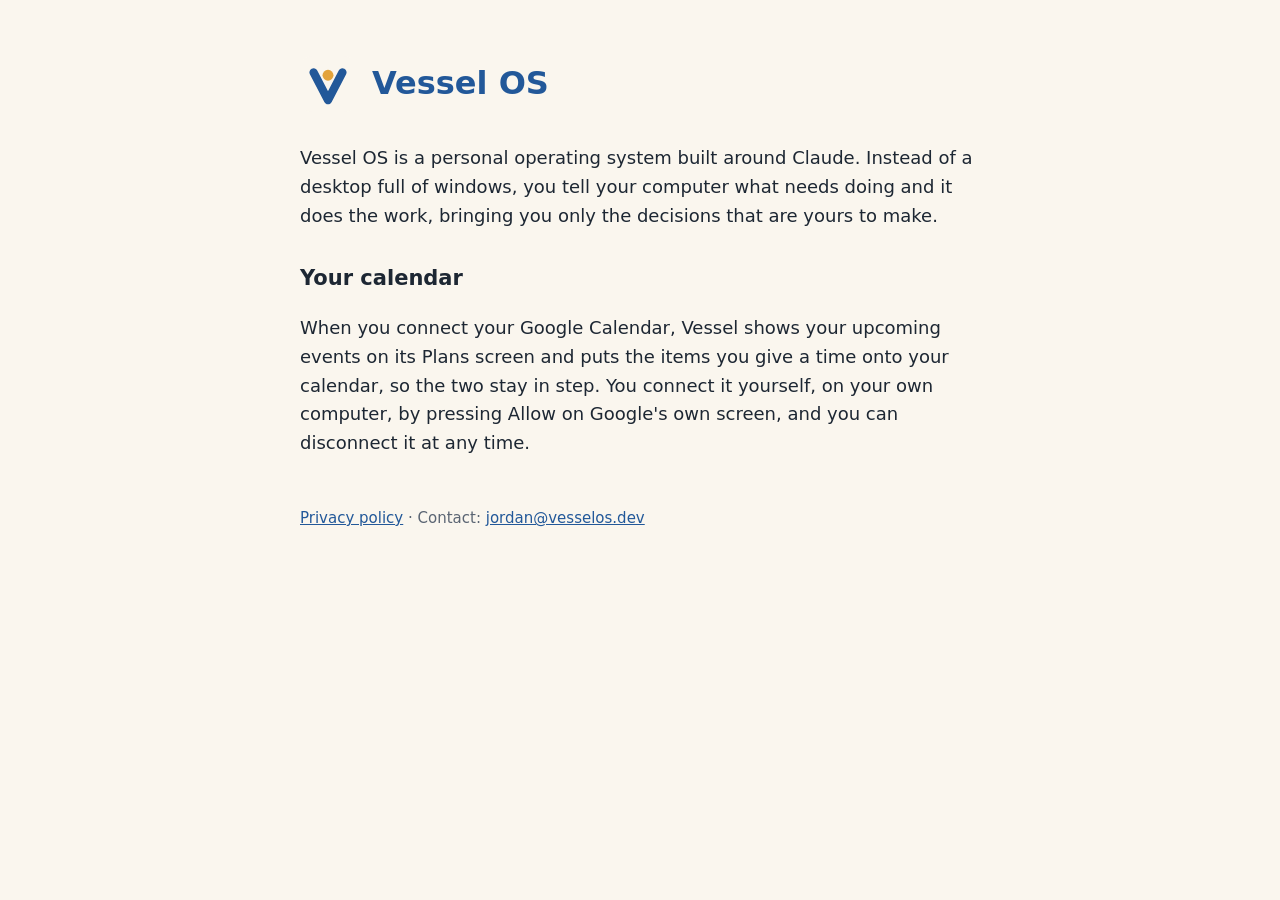
<file: index.html>
<!doctype html>
<html lang="en"><head><meta charset="utf-8"><meta name="viewport" content="width=device-width,initial-scale=1">
<title>Vessel OS</title><link rel="icon" href="logo.svg"><link rel="stylesheet" href="style.css"></head>
<body><main>
<header><img src="logo.svg" alt=""><h1>Vessel OS</h1></header>
<p>Vessel OS is a personal operating system built around Claude. Instead of a desktop full of windows, you tell your
computer what needs doing and it does the work, bringing you only the decisions that are yours to make.</p>
<h2>Your calendar</h2>
<p>When you connect your Google Calendar, Vessel shows your upcoming events on its Plans screen and puts the items you
give a time onto your calendar, so the two stay in step. You connect it yourself, on your own computer, by pressing
Allow on Google's own screen, and you can disconnect it at any time.</p>
<footer><a href="privacy.html">Privacy policy</a> · Contact: <a href="mailto:jordan@vesselos.dev">jordan@vesselos.dev</a></footer>
</main></body></html>
</file>
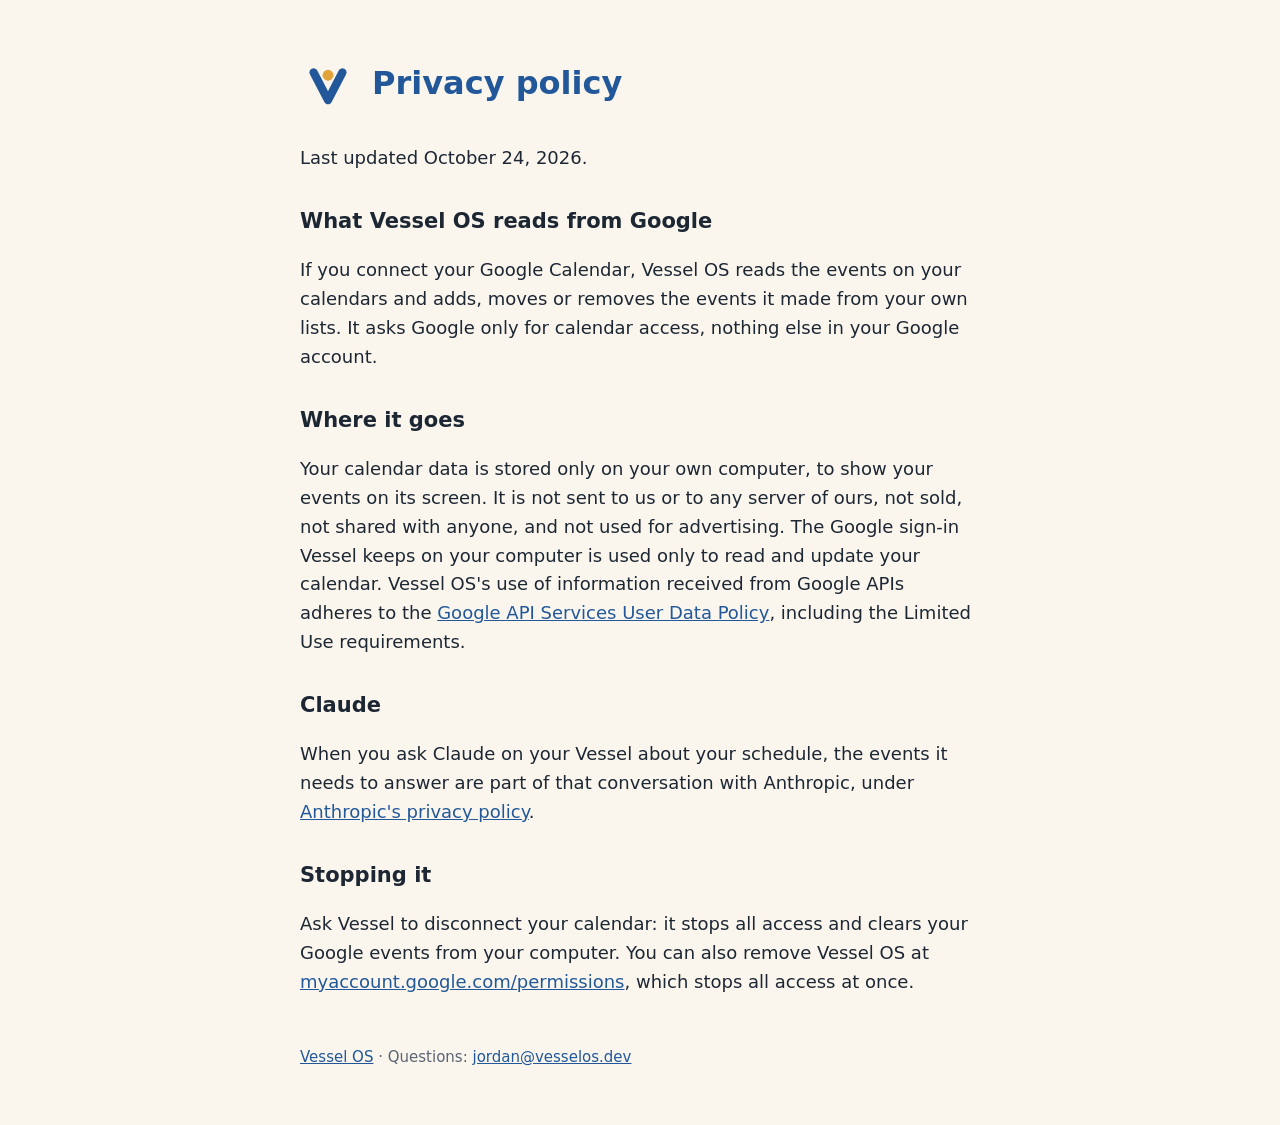
<file: privacy.html>
<!doctype html>
<html lang="en"><head><meta charset="utf-8"><meta name="viewport" content="width=device-width,initial-scale=1">
<title>Privacy policy · Vessel OS</title><link rel="icon" href="logo.svg"><link rel="stylesheet" href="style.css"></head>
<body><main>
<header><img src="logo.svg" alt=""><h1>Privacy policy</h1></header>
<p>Last updated October 24, 2026.</p>
<h2>What Vessel OS reads from Google</h2>
<p>If you connect your Google Calendar, Vessel OS reads the events on your calendars and adds, moves or removes the
events it made from your own lists. It asks Google only for calendar access, nothing else in your Google account.</p>
<h2>Where it goes</h2>
<p>Your calendar data is stored only on your own computer, to show your events on its screen. It is not sent to us or
to any server of ours, not sold, not shared with anyone, and not used for advertising. The Google sign-in Vessel keeps
on your computer is used only to read and update your calendar. Vessel OS's use of information received from Google
APIs adheres to the <a href="https://developers.google.com/terms/api-services-user-data-policy">Google API Services
User Data Policy</a>, including the Limited Use requirements.</p>
<h2>Claude</h2>
<p>When you ask Claude on your Vessel about your schedule, the events it needs to answer are part of that conversation
with Anthropic, under <a href="https://www.anthropic.com/legal/privacy">Anthropic's privacy policy</a>.</p>
<h2>Stopping it</h2>
<p>Ask Vessel to disconnect your calendar: it stops all access and clears your Google events from your computer. You
can also remove Vessel OS at <a href="https://myaccount.google.com/permissions">myaccount.google.com/permissions</a>,
which stops all access at once.</p>
<footer><a href="index.html">Vessel OS</a> · Questions: <a href="mailto:jordan@vesselos.dev">jordan@vesselos.dev</a></footer>
</main></body></html>
</file>
<file: style.css>
body{margin:0;font:18px/1.6 system-ui,-apple-system,"Segoe UI",sans-serif;background:#faf6ee;color:#1d2733}
main{max-width:680px;margin:0 auto;padding:56px 24px}
header{display:flex;align-items:center;gap:16px;margin-bottom:32px}
header img{width:56px;height:56px}
h1{font-size:32px;margin:0;color:#225899}
h2{font-size:21px;margin-top:32px}
a{color:#225899}
footer{margin-top:48px;font-size:15px;color:#5b6573}
</file>
